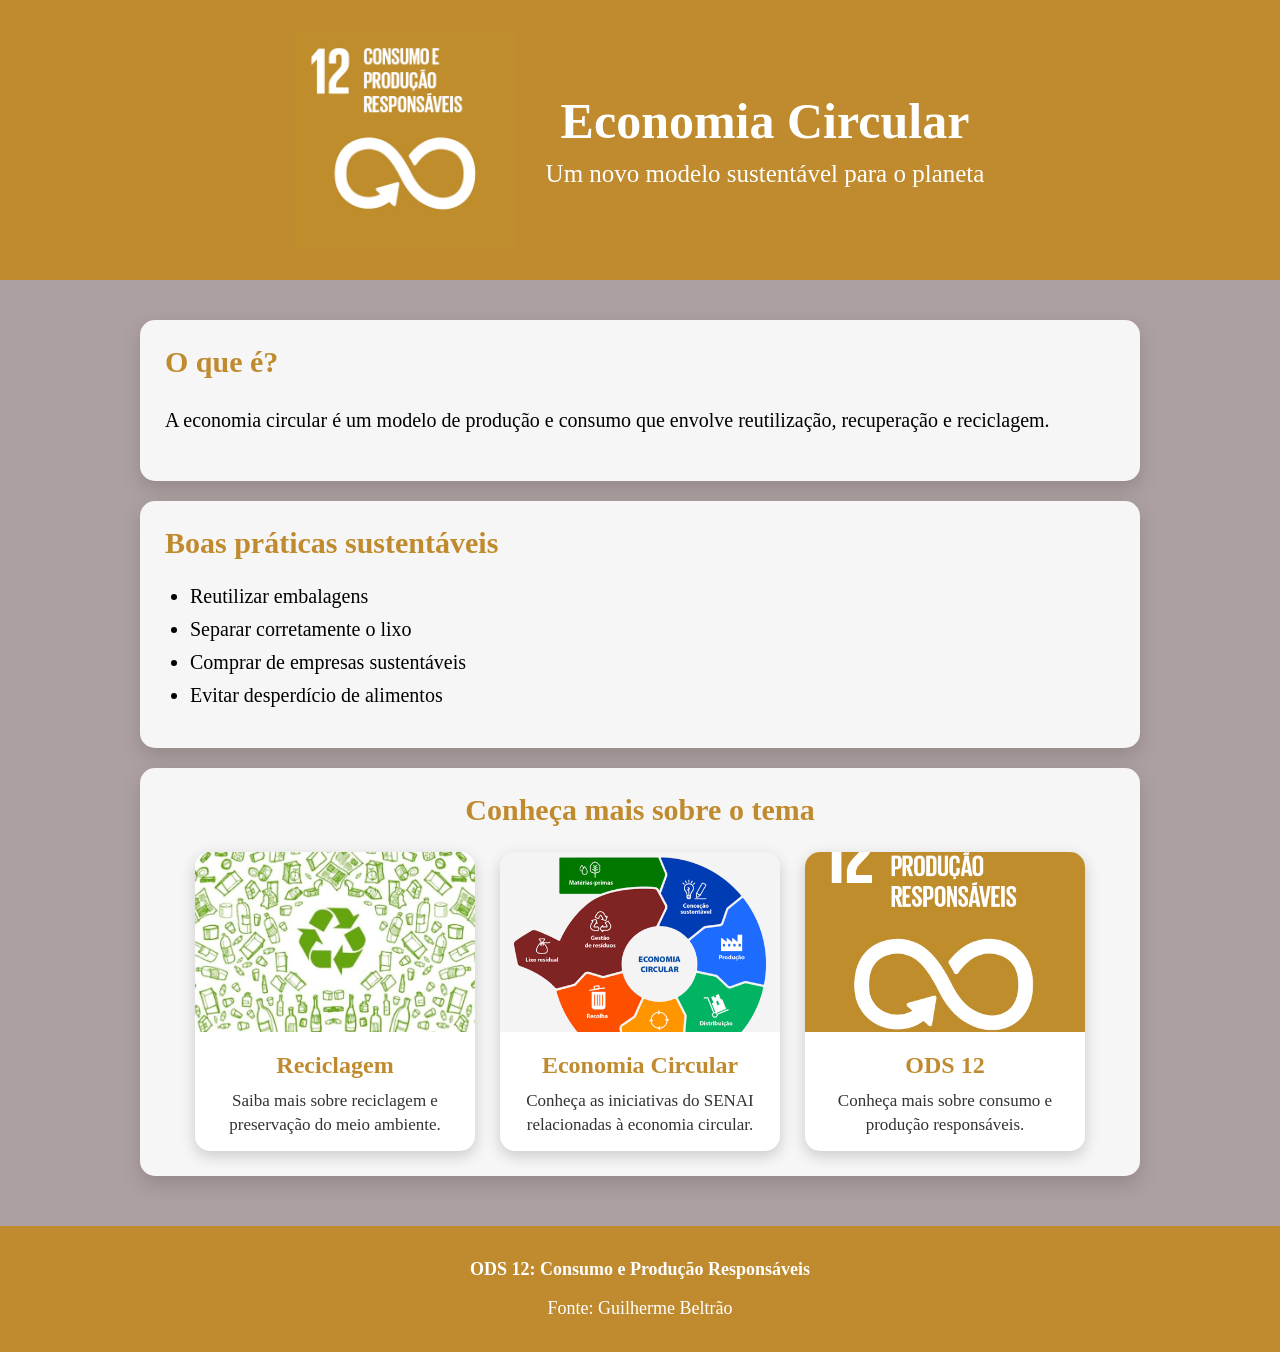
<file: index.html>
<!DOCTYPE html>
<html lang="pt-BR">

<head>
    <meta charset="UTF-8">
    <meta name="viewport" content="width=device-width, initial-scale=1.0">
    <title>ODS 12</title>
    <link rel="stylesheet" href="css/index.css">
</head>

<body>

    <!-- Cabeçalho -->
    <header>
        <div class="header-content">

            <img src="Imagens/ODS12.png" alt="Imagem da ODS 12">

            <div class="header-text">

                <a href="https://www.sp.senai.br/economia-circular-no-senai-sp"
                   target="_blank"
                   class="btn-senai">
                    <h1>Economia Circular</h1>
                </a>

                <p>
                    Um novo modelo sustentável para o planeta
                </p>

            </div>

        </div>
    </header>


    <!-- Conteúdo principal -->
    <section>

        <!-- O que é -->
        <article>
            <h2>O que é?</h2>

            <p>
                A economia circular é um modelo de produção e consumo
                que envolve reutilização, recuperação e reciclagem.
            </p>
        </article>


        <!-- Boas práticas -->
        <article>
            <h2>Boas práticas sustentáveis</h2>

            <ul>
                <li>Reutilizar embalagens</li>
                <li>Separar corretamente o lixo</li>
                <li>Comprar de empresas sustentáveis</li>
                <li>Evitar desperdício de alimentos</li>
            </ul>
        </article>


        <!-- Imagens clicáveis -->
        <article class="galeria">

            <h2>Conheça mais sobre o tema</h2>

            <div class="cards">

                <!-- IMAGEM 1 -->
                <a href="https://www.gov.br/mma/pt-br"
                   target="_blank"
                   class="card">

                    <img src="Imagens/reciclagem.jpg"
                         alt="Reciclagem">

                    <div class="card-text">
                        <h3>Reciclagem</h3>

                        <p>
                            Saiba mais sobre reciclagem e preservação
                            do meio ambiente.
                        </p>
                    </div>

                </a>


                <!-- IMAGEM 2 -->
                <a href="https://www.sp.senai.br/economia-circular-no-senai-sp"
                   target="_blank"
                   class="card">

                    <img src="Imagens/economia-circular.png"
                         alt="Economia Circular">

                    <div class="card-text">
                        <h3>Economia Circular</h3>

                        <p>
                            Conheça as iniciativas do SENAI
                            relacionadas à economia circular.
                        </p>
                    </div>

                </a>


                <!-- IMAGEM 3 -->
                <a href="https://brasil.un.org/pt-br/sdgs/12"
                   target="_blank"
                   class="card">

                    <img src="Imagens/ods12.jpg"
                         alt="Consumo e Produção Responsáveis">

                    <div class="card-text">
                        <h3>ODS 12</h3>

                        <p>
                            Conheça mais sobre consumo e produção
                            responsáveis.
                        </p>
                    </div>

                </a>

            </div>

        </article>

    </section>


    <!-- Rodapé -->
    <footer>

        <p>
            <strong>
                ODS 12: Consumo e Produção Responsáveis
            </strong>
        </p>

        <p>
            Fonte:
            <a href="https://www.sp.senai.br/unidade/piracicabavila/"
               target="_blank">
                Guilherme Beltrão
            </a>
        </p>

    </footer>

</body>

</html>
</file>
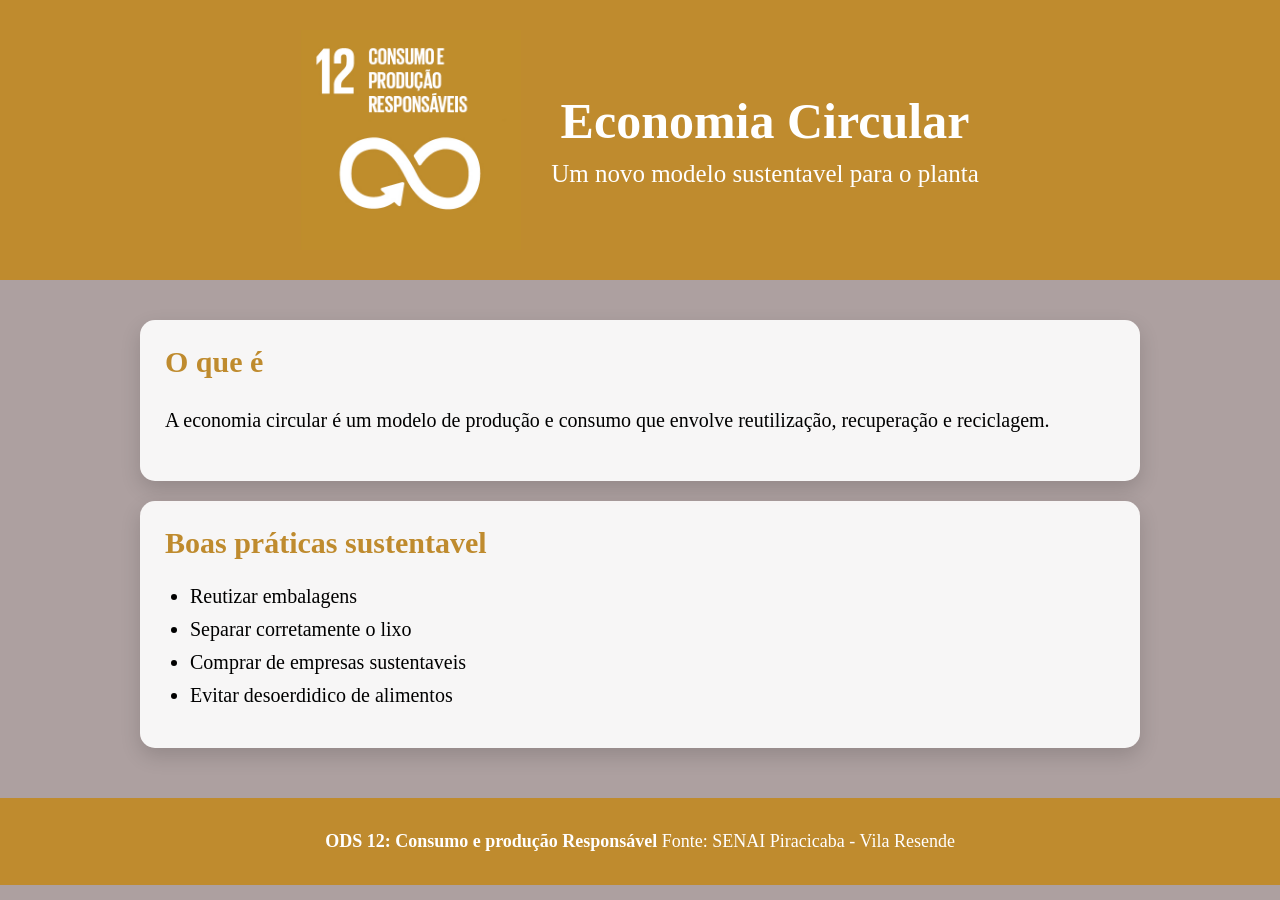
<file: od-site.html>
<!DOCTYPE html>
<html lang="en">

<head>
    <meta charset="UTF-8">
    <meta name="viewport" content="width=device-width, initial-scale=1.0">
    <title>ODS 12</title>
    <link rel="stylesheet" href="css/index.css">
    </link>
</head>

<body>
    <!-- Tag header se refere a parte superior-->
    <header>
        <div class="header-content">
            <img src="Imagens/ODS12.png" alt="Imagem da ODS 12 ">
            <div class="header-text">
                <a href="https://www.sp.senai.br/economia-circular-no-senai-sp" target="_blank" class="btn-senai">
                   <h1>Economia Circular</h1>
                </a>
                <p>Um novo modelo sustentavel para o planta</p>
            </div>
        </div>
    </header>

    <!--Tag section diz respeito a uma seção do site  -->
    <section>
        <article>
            <h2>O que é</h2>
            <p>
                A economia circular é um modelo de produção e consumo que envolve reutilização, recuperação e reciclagem.
            </p>
        </article>

        <article>
            <h2>Boas práticas sustentavel</h2>
            <ul>
                <li>Reutizar embalagens</li>
                <li>Separar corretamente o lixo</li>
                <li>Comprar de empresas sustentaveis</li>
                <li>Evitar desoerdidico de alimentos</li>
            </ul>
        </article>

    </section>

    <footer>
        <p>
            <strong>
                ODS 12: Consumo e produção Responsável
            </strong>
            Fonte:
            <a href="https:www.sp.sneai.br/unidade/piracicabavila/">
            SENAI Piracicaba - Vila Resende
            </a>
        </p>
    </footer>
</body>
</html>
</file>
<file: css/index.css>
/* =========================
   CONFIGURAÇÕES GERAIS
========================= */

body {
    background-color: rgb(173, 160, 160);
    font-family: Cambria, Cochin, Georgia, Times, 'Times New Roman', serif;
    margin: 0;
    padding: 0;
}


/* =========================
   CABEÇALHO
========================= */

header {
    background-color: #bf8b2e;
    color: white;
    padding: 30px 20px;
}

.header-content {
    display: flex;
    align-items: center;
    justify-content: center;
    gap: 30px;
    flex-wrap: wrap;
}

.header-content > img {
    width: 220px;
    height: auto;
}

.header-text {
    text-align: center;
    max-width: 600px;
}

.header-text h1 {
    font-size: 50px;
    margin: 10px 0;
}

.header-text p {
    font-size: 25px;
    margin: 10px 0;
}


/* Link do título */

.btn-senai {
    text-decoration: none;
    color: white;
}

.btn-senai:hover {
    text-decoration: underline;
}


/* =========================
   CONTEÚDO
========================= */

section {
    padding: 20px;
    max-width: 1000px;
    margin: 0 auto;
}


/* =========================
   ARTIGOS
========================= */

article {
    background-color: rgba(255, 255, 255, 0.90);
    padding: 25px;
    border-radius: 15px;
    margin-top: 20px;

    box-shadow: 0 8px 20px rgba(5, 5, 2, 0.15);
}

article h2 {
    color: #bf8b2e;
    font-size: 30px;
    margin-top: 0;
}

article p {
    font-size: 20px;
    line-height: 1.6;
    text-align: justify;
}


/* =========================
   LISTA
========================= */

ul {
    margin-top: 10px;
    padding-left: 25px;
}

li {
    font-size: 20px;
    margin-bottom: 10px;
}


/* =========================
   GALERIA DE IMAGENS
========================= */

.galeria {
    text-align: center;
}

.cards {
    display: flex;
    justify-content: center;
    gap: 25px;
    flex-wrap: wrap;
    margin-top: 25px;
}


/* Cada imagem/card */

.card {
    width: 280px;
    background-color: white;
    border-radius: 15px;
    overflow: hidden;

    text-decoration: none;
    color: #333;

    box-shadow: 0 5px 15px rgba(0, 0, 0, 0.18);

    transition: transform 0.3s ease,
                box-shadow 0.3s ease;
}


/* Imagem */

.card img {
    width: 100%;
    height: 180px;
    object-fit: cover;
    display: block;

    transition: transform 0.3s ease;
}


/* Texto do card */

.card-text {
    padding: 15px;
}

.card-text h3 {
    color: #bf8b2e;
    font-size: 24px;
    margin: 5px 0 10px;
}

.card-text p {
    font-size: 17px;
    text-align: center;
    margin: 0;
    line-height: 1.4;
}


/* Efeito ao passar o mouse */

.card:hover {
    transform: translateY(-8px);
    box-shadow: 0 10px 25px rgba(0, 0, 0, 0.25);
}

.card:hover img {
    transform: scale(1.05);
}


/* =========================
   RODAPÉ
========================= */

footer {
    background-color: #bf8b2e;
    color: white;
    padding: 15px;
    text-align: center;
    margin-top: 30px;
}

footer p {
    font-size: 18px;
}

footer a {
    color: white;
    text-decoration: none;
}

footer a:hover {
    text-decoration: underline;
}


/* =========================
   CELULARES
========================= */

@media (max-width: 767px) {

    header {
        padding: 25px 15px;
    }

    .header-content {
        flex-direction: column;
    }

    .header-content > img {
        width: 180px;
    }

    .header-text h1 {
        font-size: 38px;
    }

    .header-text p {
        font-size: 20px;
    }

    section {
        padding: 15px;
    }

    article {
        padding: 20px;
    }

    article h2 {
        font-size: 26px;
    }

    article p {
        font-size: 18px;
    }

    li {
        font-size: 18px;
    }

    .cards {
        flex-direction: column;
        align-items: center;
    }

    .card {
        width: 100%;
        max-width: 350px;
    }

}
</file>
